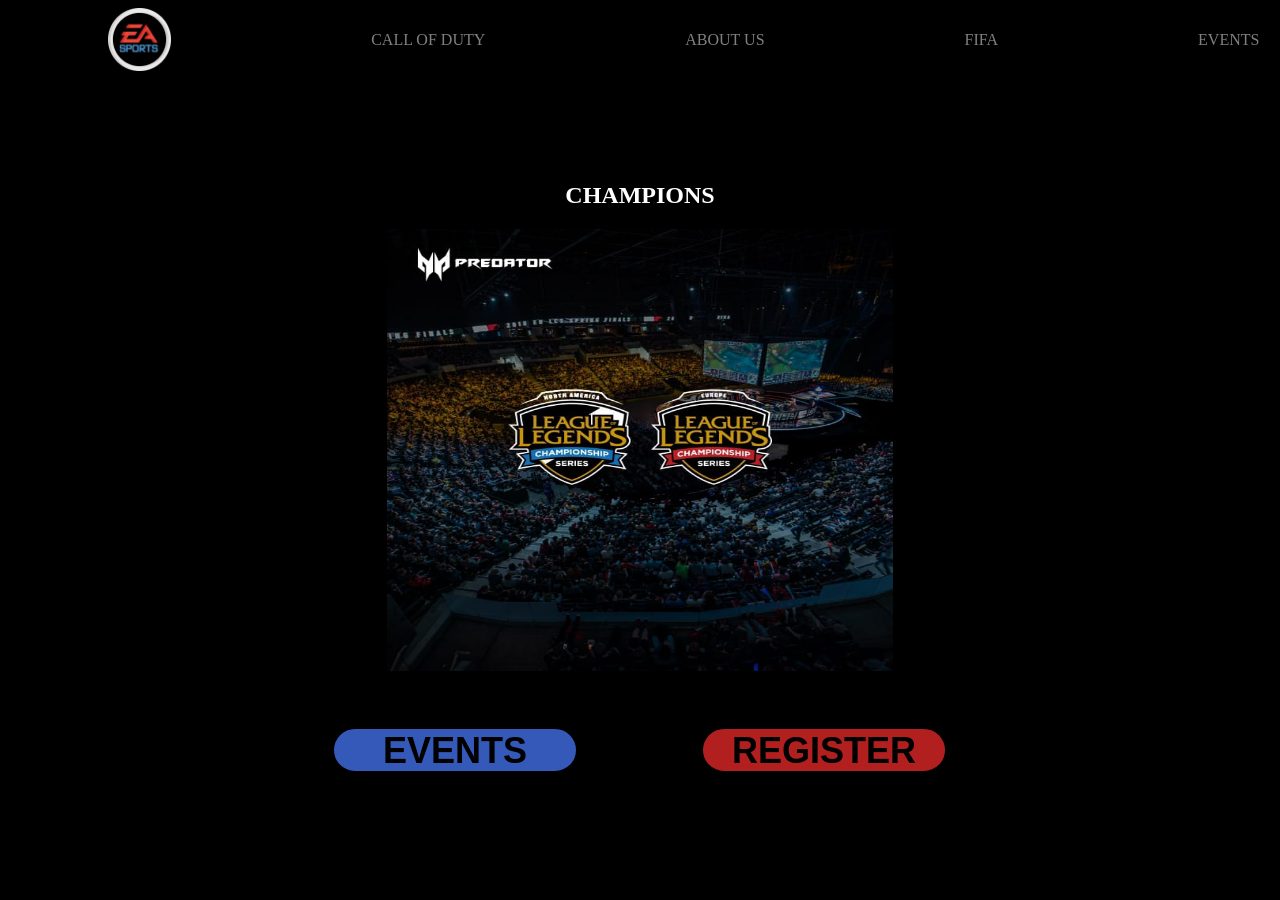
<file: index.html>
<html>
<head>
<title>best games</title>
<link rel="stylesheet" href="best games.css">
<meta name="viewport" content="width=device-width ,initial-scale=1.0" >
</head>
<body>

 <div class="nav"> 
<nav> 
<img src="LOGO.png" alt="logo"  height="10%" width="5%"  id="lo">

<a href="Call of duty.html"  class="lin" >CALL OF DUTY</a> 

<a href=" https://www.ea.com/about    "    class="lin">ABOUT US</a>
<a href="FIFA.html"    class="lin"    >FIFA </a> 
<a href="events.html"     class="lin"        >EVENTS</a> 

</nav>
</div>  
<br>
<br>
<br>
<DIV CLASS="PHOTO">
    <H2>CHAMPIONS</H2>
 <img src="CH.jpeg" alt="CHAMPIONS" height="50%" width="40%" id="im"> 

<BR>
<BR>
<BR>
 <br>   
<button id="b1" style="margin-left:-1px ; background-color:3459B9;"><a href="events.html" class="lo"  > EVENTS</a> </button>
<button id="b2"  style="margin-left:115px ;background-color: B11F1F; "  ><a href="registration.html" class="lo"   >REGISTER </a></button>





      
</DIV>











</body>
</html>
</file>
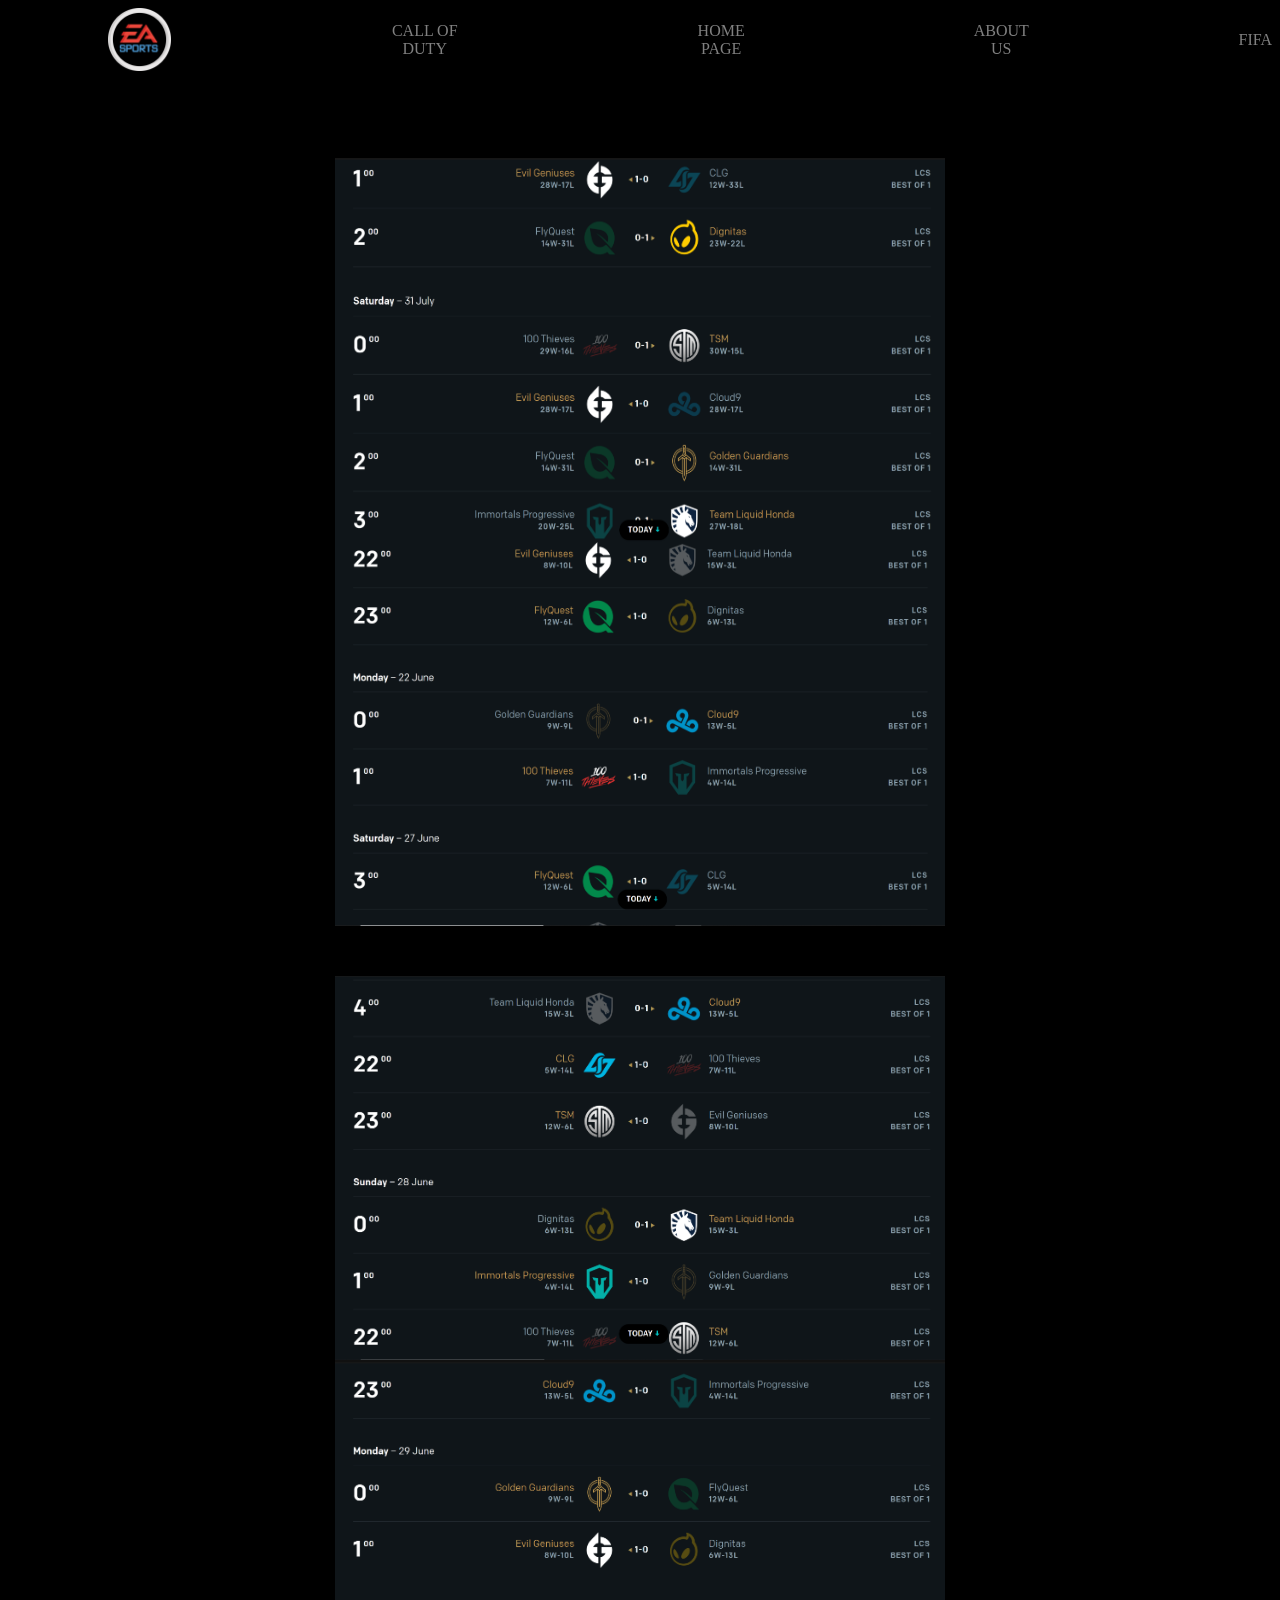
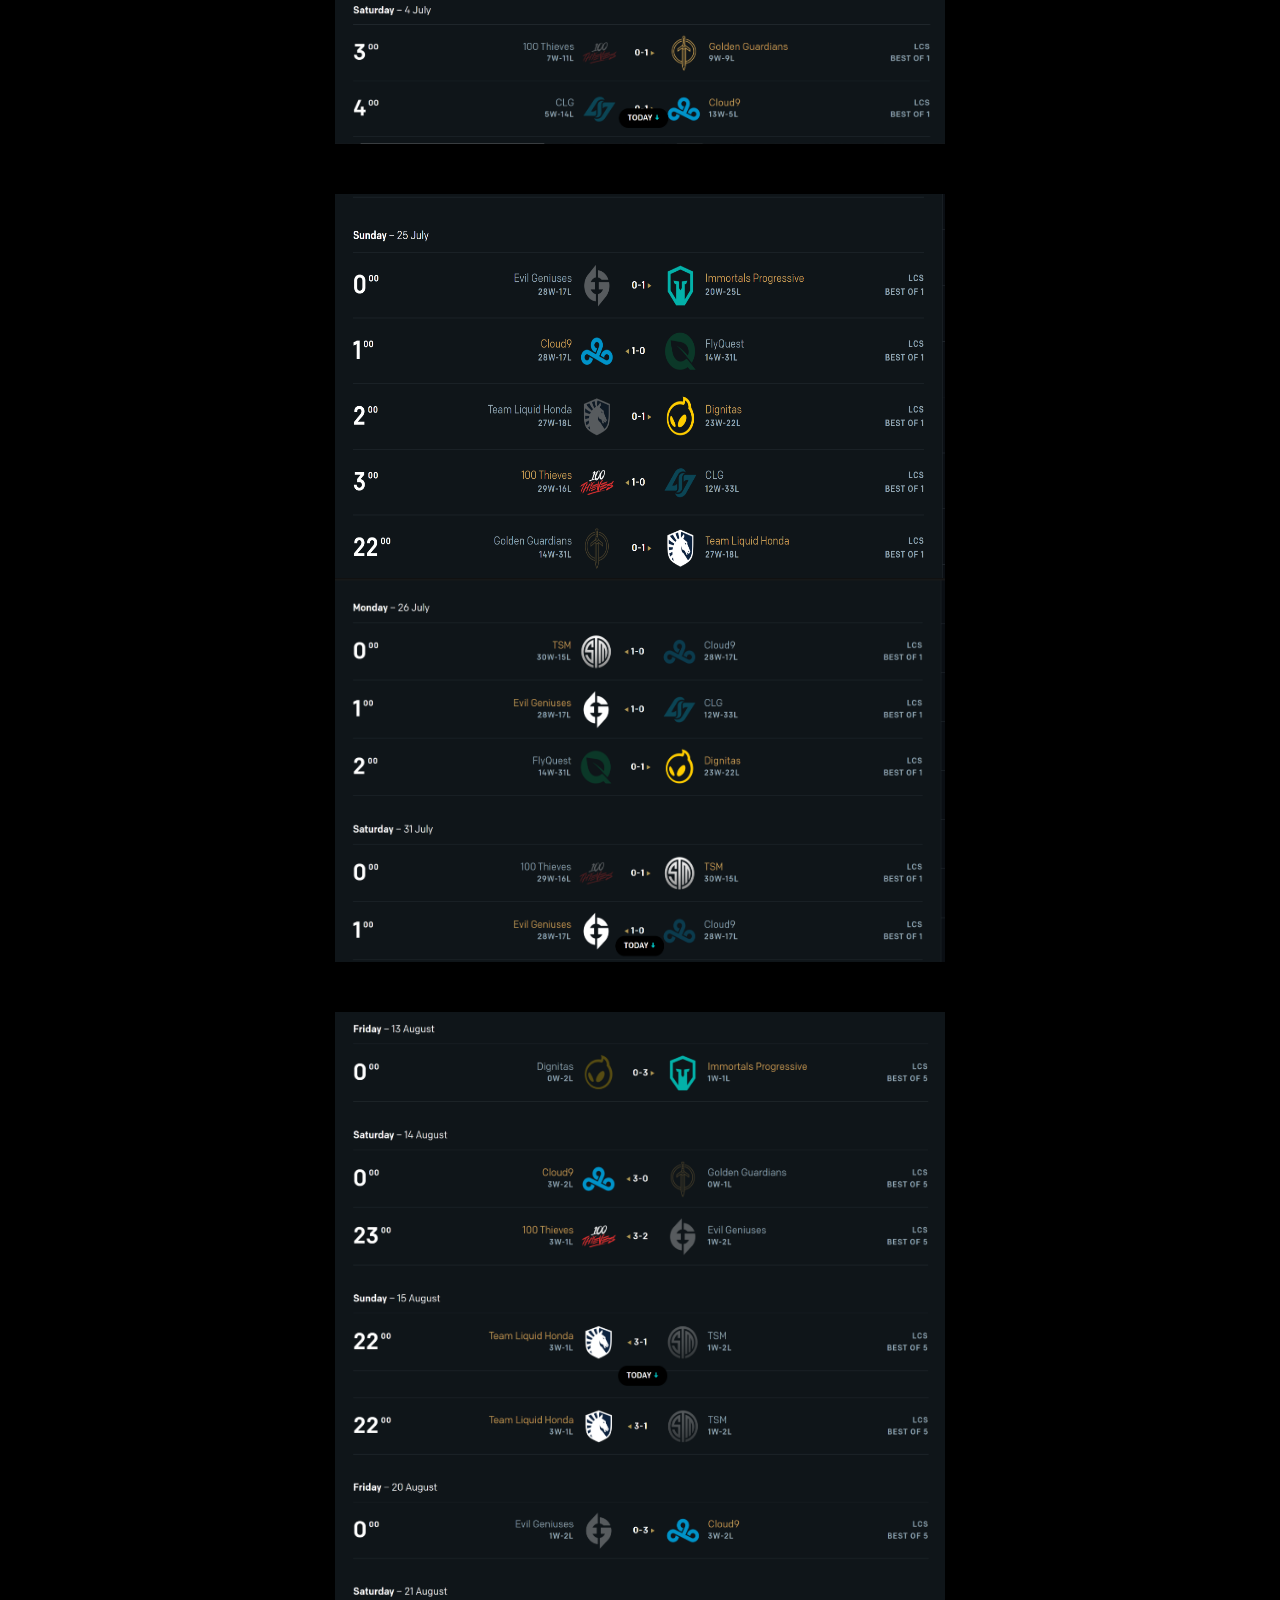
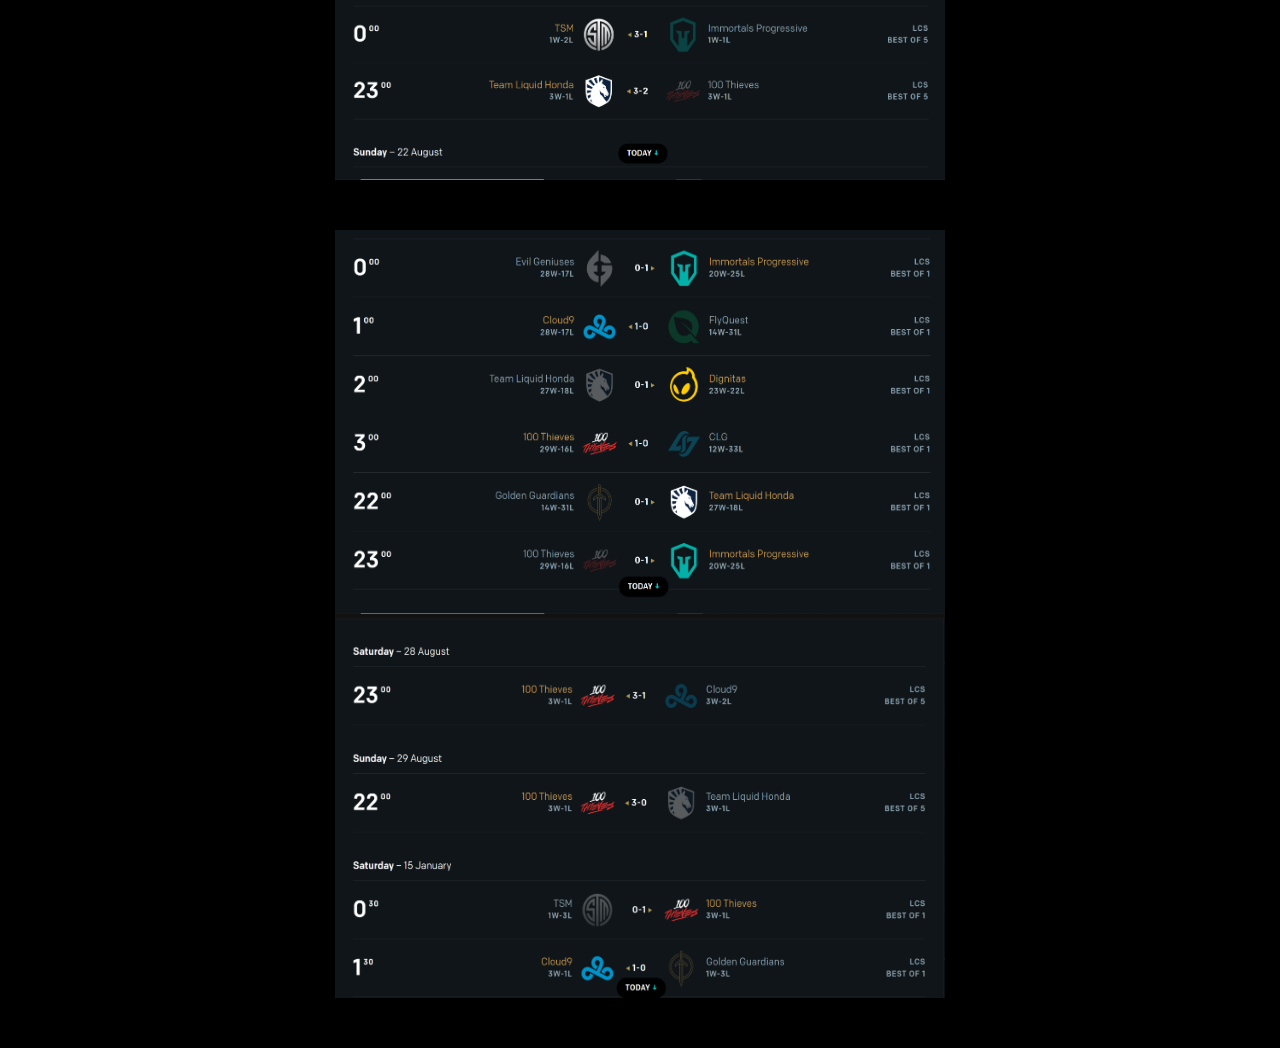
<file: events.html>
<html>
    <head>
        <title>events</title>
        <link rel="stylesheet" href="events.css">
        <meta name="viewport" content="width=device-width ,initial-scale=1.0" >
        </head>
        <body>
            <div class="nav"> 
                <nav> 
                <img src="LOGO.png" alt="logo"  height="10%" width="5%"  id="lo">
                
                <a href="Call of duty.html"  class="lin" >CALL OF DUTY</a> 
                <a href="BEST GAMES .HTML"   class="lin" >HOME PAGE</a> 
                <a href="https://www.ea.com/about"    class="lin">ABOUT US</a>
                <a href="FIFA.html"    class="lin"  >FIFA </a> 
                
                
                </nav>
                </div>  


<div class="photos">
    <img src="2.png" alt="scedule" height="384px" width="610px" id="im"> 
    <img src="3.png" alt="scedule" height="384px" width="610px" id="im"> 
</div>

<div class="photos2">
    <img src="4.png" alt="scedule" height="384px" width="610px" id="im"> 
    <img src="5.png" alt="scedule" height="384px" width="610px" id="im">
</div>


<div class="photos3">
    <img src="6.png" alt="scedule" height="384px" width="610px" id="im"> 
    <img src="7.png" alt="scedule" height="384px" width="610px" id="im">
</div>



<div class="photos4">
    <img src="8.png" alt="scedule" height="384px" width="610px" id="im"> 
    <img src="9.png" alt="scedule" height="384px" width="610px" id="im">
</div>





<div class="photos5">
    <img src="10.png" alt="scedule" height="384px" width="610px" id="im"> 
    <img src="11.png" alt="scedule" height="384px" width="610px" id="im">
</div>









  </body>
</html>
</file>
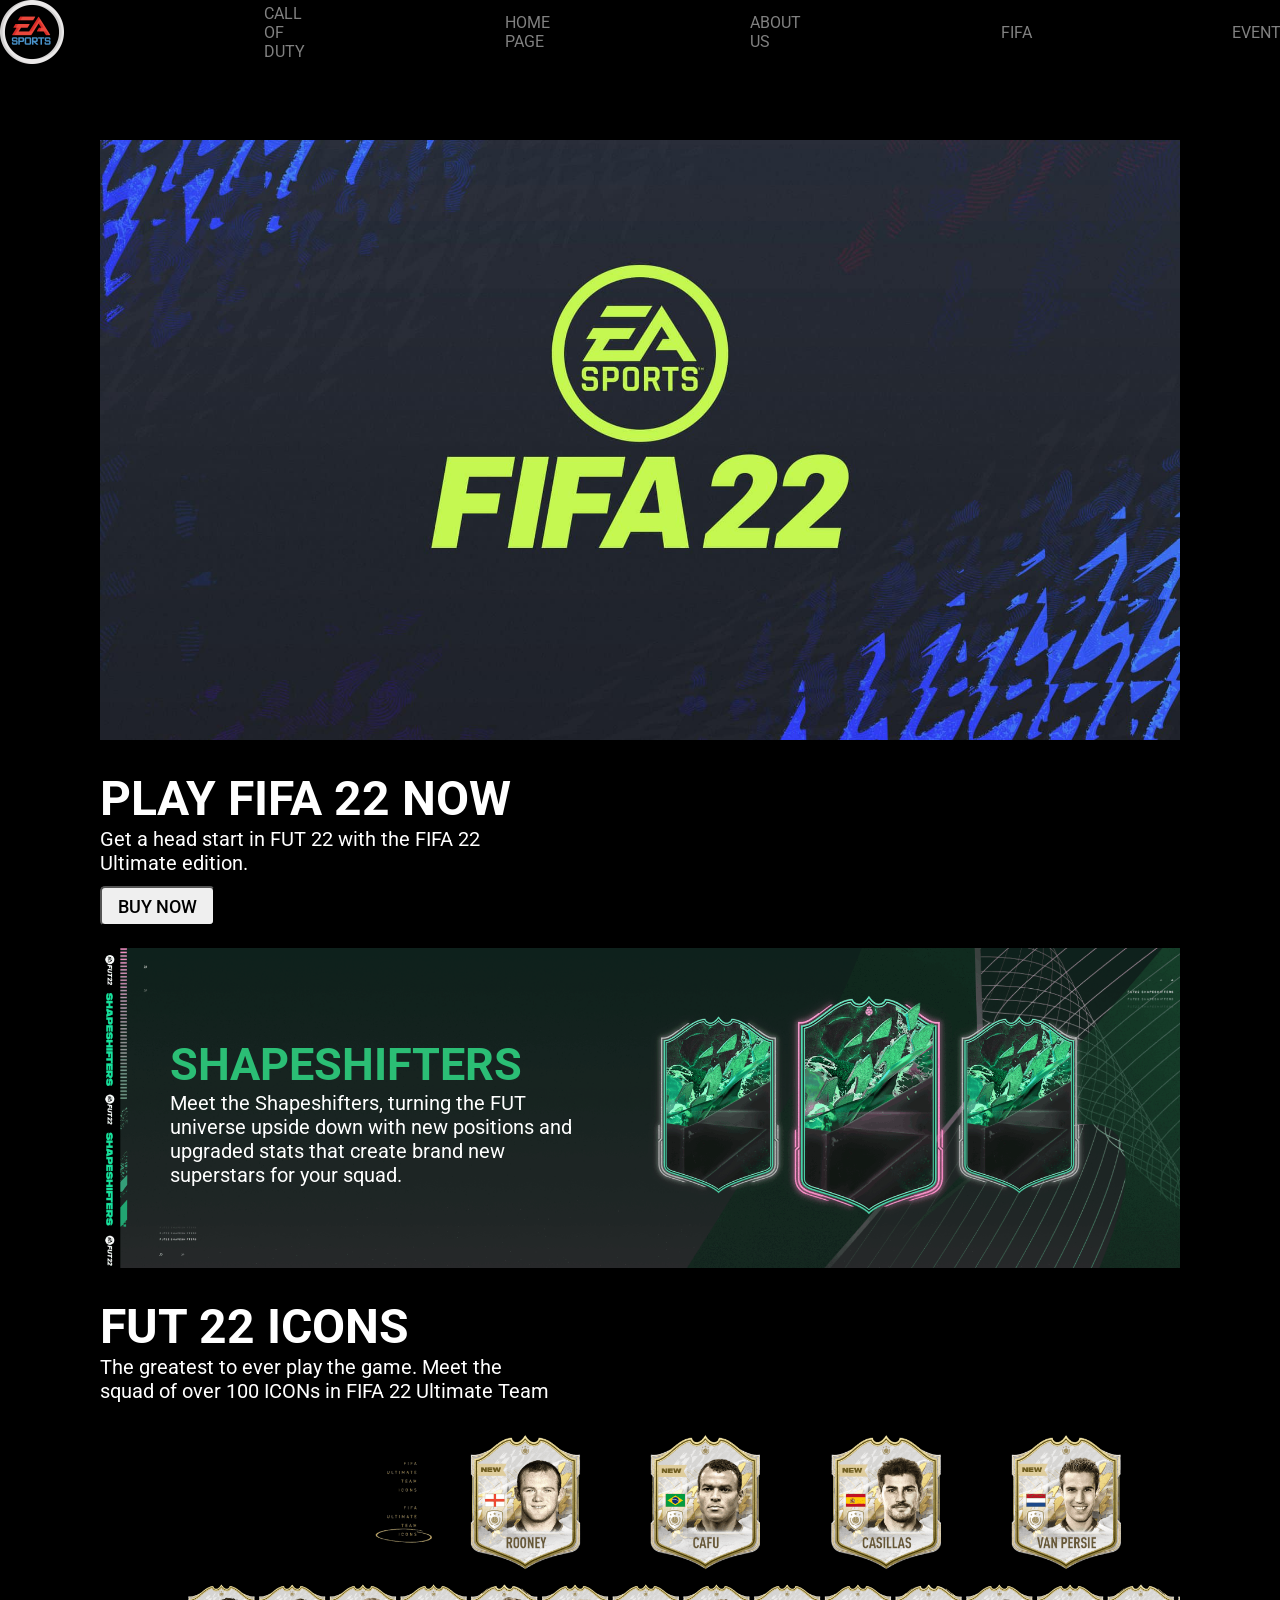
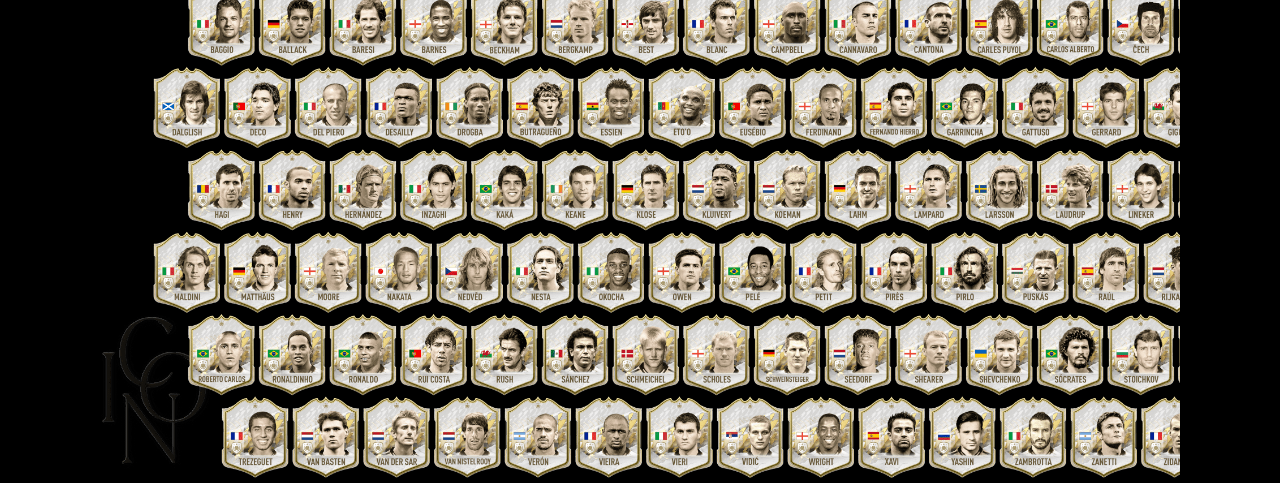
<file: FIFA.html>
<!DOCTYPE html>
<html lang="en">
<head>
    <meta charset="UTF-8">
    <meta http-equiv="X-UA-Compatible" content="IE=edge">
    <meta name="viewport" content="width=device-width, initial-scale=1.0">
    <title>FIFA 22</title>
    <link rel="stylesheet" href="FIFA.css">
</head>

<body>
   
    <div class="nav"> 
        <nav> 
        <img src="LOGO.png" alt="logo"  height="10%" width="5%"  id="lo">
        
        <a href="Call of duty.html"  class="lin" >CALL OF DUTY</a> 
        <a href="BEST GAMES .HTML"   class="lin" >HOME PAGE</a> 
        <a href="https://www.ea.com/about"    class="lin">ABOUT US</a>
        <a href="FIFA.html"    class="lin"  >FIFA </a> 
        <a href="events.html"     class="lin"        >EVENTS</a> 
        
        </nav>
        </div>  

    <div class="container2">
        <section class="sec1"></section>

        <section class="sec2">
            <h1>PLAY FIFA 22 NOW</h1>
            <p>Get a head start in FUT 22 with the FIFA 22 <br> Ultimate edition.</p>
            <form action="#" method="post">
                <button>BUY NOW</button>
            </form>
        </section><br><br>
        
        <section class="sec3">
            <div class="secc3">
            <h2>SHAPESHIFTERS</h2>
            <P>Meet the Shapeshifters, turning the FUT<br> universe upside down with new positions and<br> upgraded stats that create brand new<br> superstars for your squad.</P>
            </div>
        </section>

        <section class="sec4">
            <h1>FUT 22 ICONS</h1>
            <p>The greatest to ever play the game. Meet the<br> squad of over 100 ICONs in FIFA 22 Ultimate Team</p>
        </section>
        <section class="sec5"></section>
    </div>
    <a href=file:///C:/Users/User/AppData/Local/Temp/Rar$EXa3100.4882/bassem%20call%20of%20duty/Call%20of%20duty.html></a>
    
    
</body>
</html>
</file>
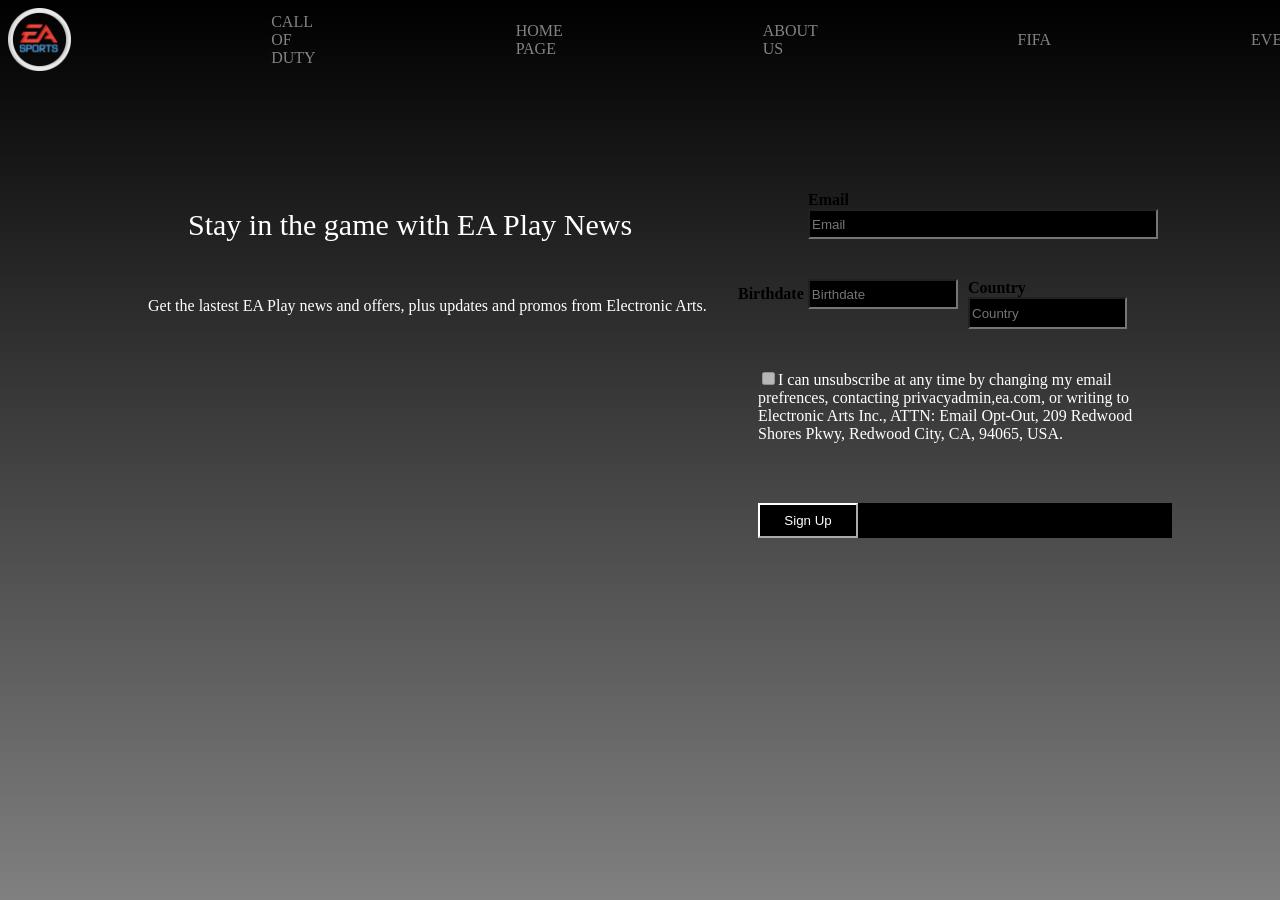
<file: registration.html>
<html>
    <head>
        <title> Registration </title>
        <link rel="stylesheet" href="registration.css">
    </head>
</html>
<body>
 
    <div class="nav"> 
        <nav> 
        <img src="LOGO.png" alt="logo"  height="10%" width="5%"  id="lo">
        
        <a href="Call of duty.html"  class="lin" >CALL OF DUTY</a> 
        <a href="BEST GAMES .HTML"   class="lin" >HOME PAGE</a>
        <a href=" https://www.ea.com/about    "    class="lin">ABOUT US</a>
        <a href="FIFA.html"    class="lin"    >FIFA </a> 
        <a href="events.html"     class="lin"        >EVENTS</a> 
        
        </nav>
        </div>  
<div class="one">
    <p>
        Stay in the game with EA Play News
    </p>
</div>
<div class="two">
    <p>
        Get the lastest EA Play news and offers, plus updates and promos
from Electronic Arts.
    </p>
</div>
<div class="three">
<form action="#" method="get">
    <div class="threeone">
        <b>    
        <label for="email"> Email  </label>
    </b>
        <br>
    <input type="email" name="email" placeholder="Email" id="email">
        </div>
    <div class="threetwo">
        <b>
            <label for="text"> Birthdate </label>
        </b>
    <input type="text" name="date" placeholder="Birthdate" id="date">

    </div>
    <div class="threethree">
        <b>
            <label for="text"> Country </label>
        </b>
    <input type="text" name="country" placeholder="Country" id="country">

    </div>
    <div class="threefour">
        <input type="checkbox" name="checkbok" value="checkbox" disabled="checkbox">I can unsubscribe at any time by changing my email prefrences,
        contacting privacyadmin,ea.com, or writing to Electronic Arts Inc.,
        ATTN: Email Opt-Out, 209 Redwood Shores Pkwy, Redwood City, CA, 94065, USA.
    </div>
    <div class="threefive">
        <input type="submit" value="Sign Up" id="signup"> 
    </div>

</form>
</div>





</body>
</file>
<file: best games.css>
BODY 
{
    background-color: black;
}

.nav{
height: 100px;
width: 100%;

}

nav
{
    display: flex;
    align-items: center;

}
.lin{
margin-left: 200PX;
      text-decoration: none;
      color: white;
      opacity: 0.5;
}

#lo
{
    margin-left: 100PX;
}

.PHOTO
{
    text-align: center;
}
H2{
    
    color: white;
}



button 
{
 height: 50px;  
 width: 250px; 
border-radius: 100px;
border: 4px solid ;

font-size: larger;
font-weight: bolder;
}

.lo
{
    text-decoration: none;
    color: black;
    font-weight: bold;
    font-size: 36px;
    
}
</file>
<file: events.css>
body{
    background-color: black;
}

.nav{
height: 100px;
width: 100%;

}

nav
{
    display: flex;
    align-items: center;

}
.lin{
margin-left: 200PX;
      text-decoration: none;
      color: white;
      opacity: 0.5;
}
#lo
{
    margin-left: 100PX;
}


.photos
{
  margin: 50px;  
}

.photos2
{
  margin: 50px;  
}

div{
    text-align: center;
}


.photos3
{
  margin: 50px;  
}
.photos4
{
  margin: 50px;  
}
.photos5
{
  margin: 50px;  
}
</file>
<file: FIFA.css>
@import url('https://fonts.googleapis.com/css2?family=Aclonica&family=Roboto:ital,wght@0,100;0,300;0,400;0,500;0,700;0,900;1,100;1,300;1,400;1,500;1,700;1,900&display=swap');
*{
    padding: 0px;
    margin: 0px;
    font-family: 'Roboto', sans-serif;
}
body{
    background-color: black;
}
.logo{
    width: 60px;
    height: 60px;
    padding-top: 15px;
}

.nav{
    height: 100px;
    width: 100%;
    
    }
    
    nav
    {
        display: flex;
        align-items: center;
    
    }
    .lin{
    margin-left: 200PX;
          text-decoration: none;
          color: white;
          opacity: 0.5;
    }

.container2{
    background-color: black;
    justify-content: center;
    margin: 40px 100px;
    height: 100vh;
}
.sec1{
    background-image: url(fifa_22_cambio_nombre_exito.jpg);
    background-size: cover;
    /* display: flex; */
    width: 100%;
    height: 600px;
}
.sec2{
    color: white;
    height: 100px;
    margin-top: 30px;
}
h1{
    font-size: 48px;
}
p{
    font-size: 20px;
}
button{
    width: 115px;
    height: 40px;
    margin-top: 11px;
    font-size: 18px;
    font-weight: 500;
    border-radius: 5px;
}
.sec3{
    background-image: url(f22-fut-shapeshifters-hero-med-7x2-xl.png.adapt.crop7x2.1920w.png);
    background-size: cover;
    display: flex;
    width: 100%;
    height: 320px;
    margin-top: 40px;
    color: white;
}
.secc3{
    padding-left: 70px;
    padding-top: 90px;
}
h2{
    font-size: 45px;
    color: rgb(43, 190, 117);
}
.sec4{
    color: white;
    margin-top: 30px;
}
.sec5{
    background-image: url(fut22-icons-full-xl-m.png.adapt.1920w.png);
    background-size: cover;
    display: flex;
    width: 100%;
    height: 650px;
    margin-top: 30px;
}
</file>
<file: registration.css>
.img{
padding: 50;
}
    
.nav{
    height: 100px;
    width: 100%;
    
    }
    
    nav
    {
        display: flex;
        align-items: center;
    
    }
    .lin{
    margin-left: 200PX;
          text-decoration: none;
          color: white;
          opacity: 0.5;
    }


body{
   background-image: linear-gradient(black,gray );
   background-position: center;
}
.one{
    color: white;
    font-size: 30px;
    margin: 100px;
    margin-left: 180px;
}
.two{
    color: white;
    
    margin-left: 140px;
    margin-top: -45px;
}
.threeone{
    margin: 100px;
    margin-left: 800px;
    margin-top: -140px;

}

#email{
    background-color: black;
    width: 350px;
    height: 30px;
    color: white;
    
}
.threetwo{
    margin: 100px;
    margin-left: 730px;
    margin-top: -60px;
}
#date{
    background-color: black;
    width: 150px;
    height: 30px;
    color: white;
}
.threethree{
    margin: 100px;
    margin-left: 960px;
    margin-top: -130px;
}
#country{
    background-color: black;
    width: 159px;
    height: 32px;
    color: white;
}
.threefour{
    margin: 100px;
    margin-left: 750px;
    margin-top: -60px;
    color: white;
}
#checkbox{
    background-color: black;
}
.threefive{
    background-color: black;
}
.threefive{
    margin: 100px;
    margin-left: 750px;
    margin-top: -40px;
    background-color: black;
    color: white;
}
#signup{
    background-color: black;
    color: white;
    border-color: white;
    width: 100px;
    height: 35px;
}
</file>
